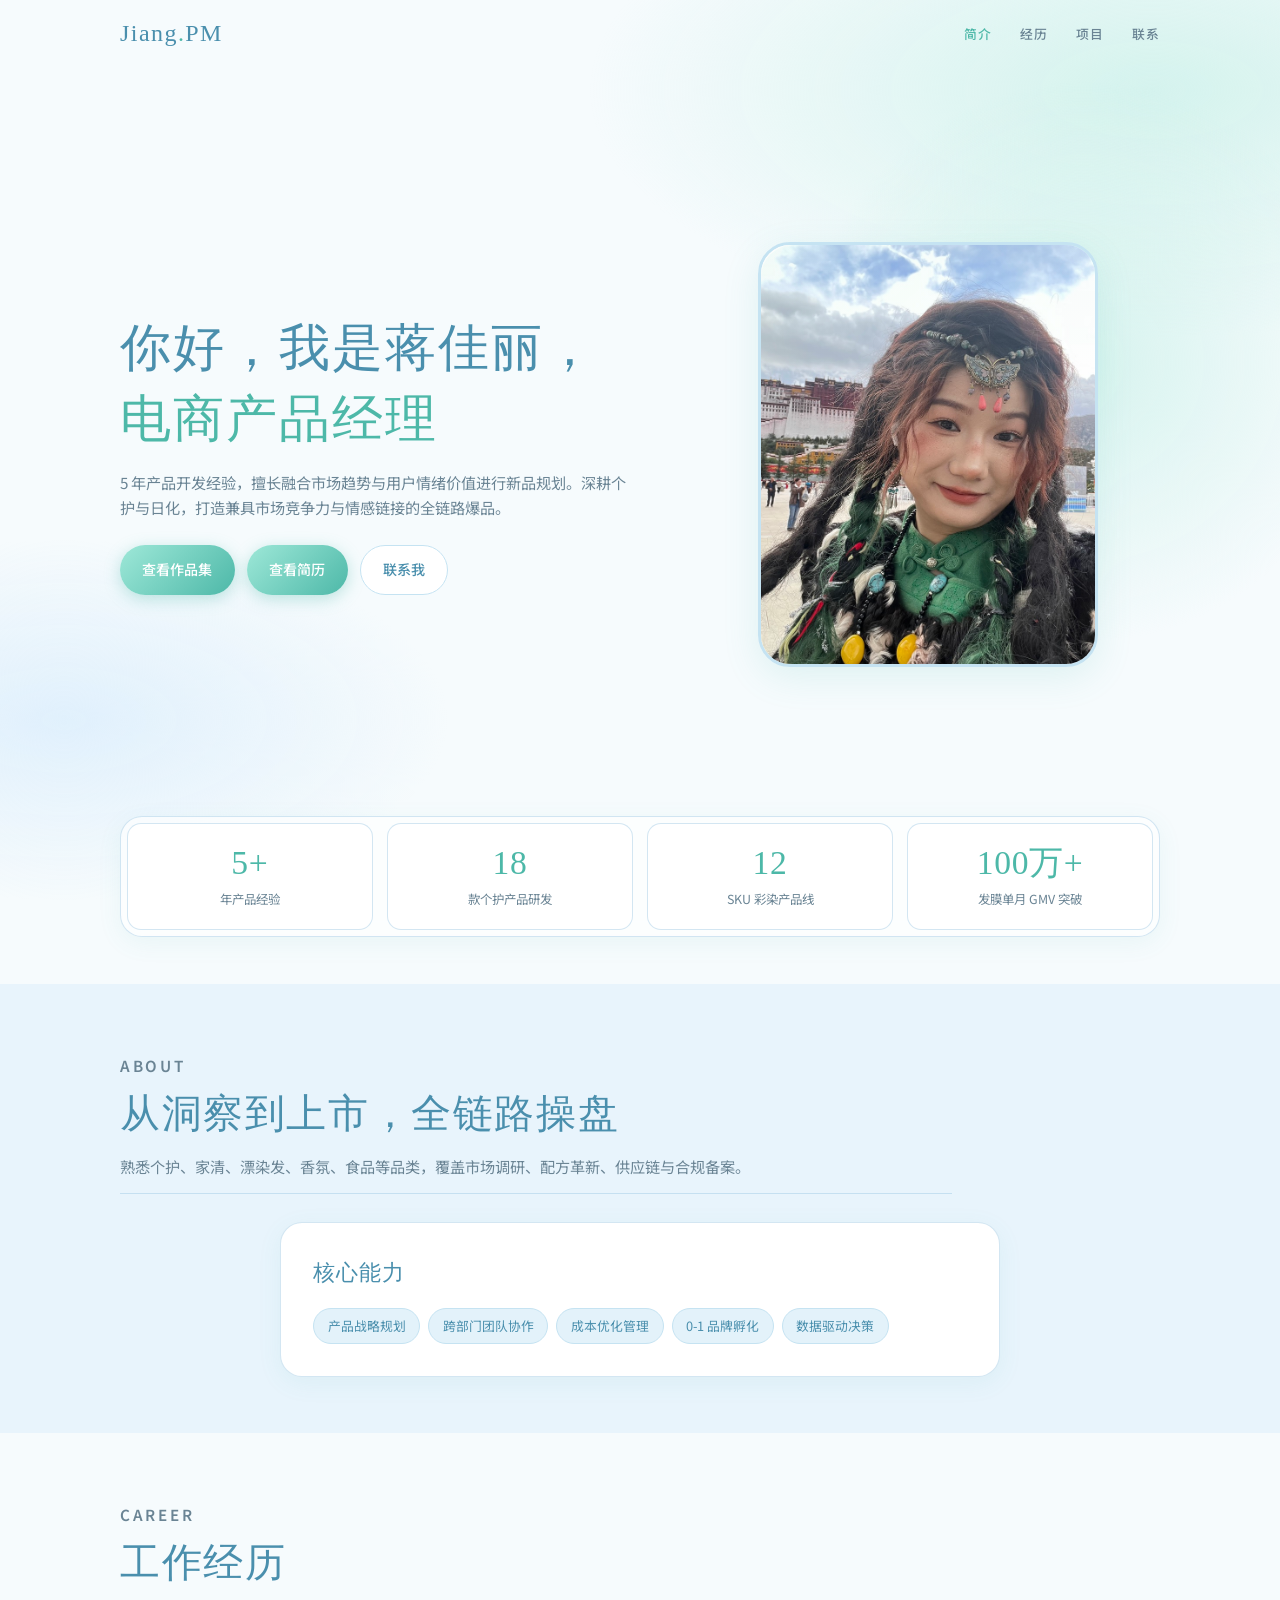
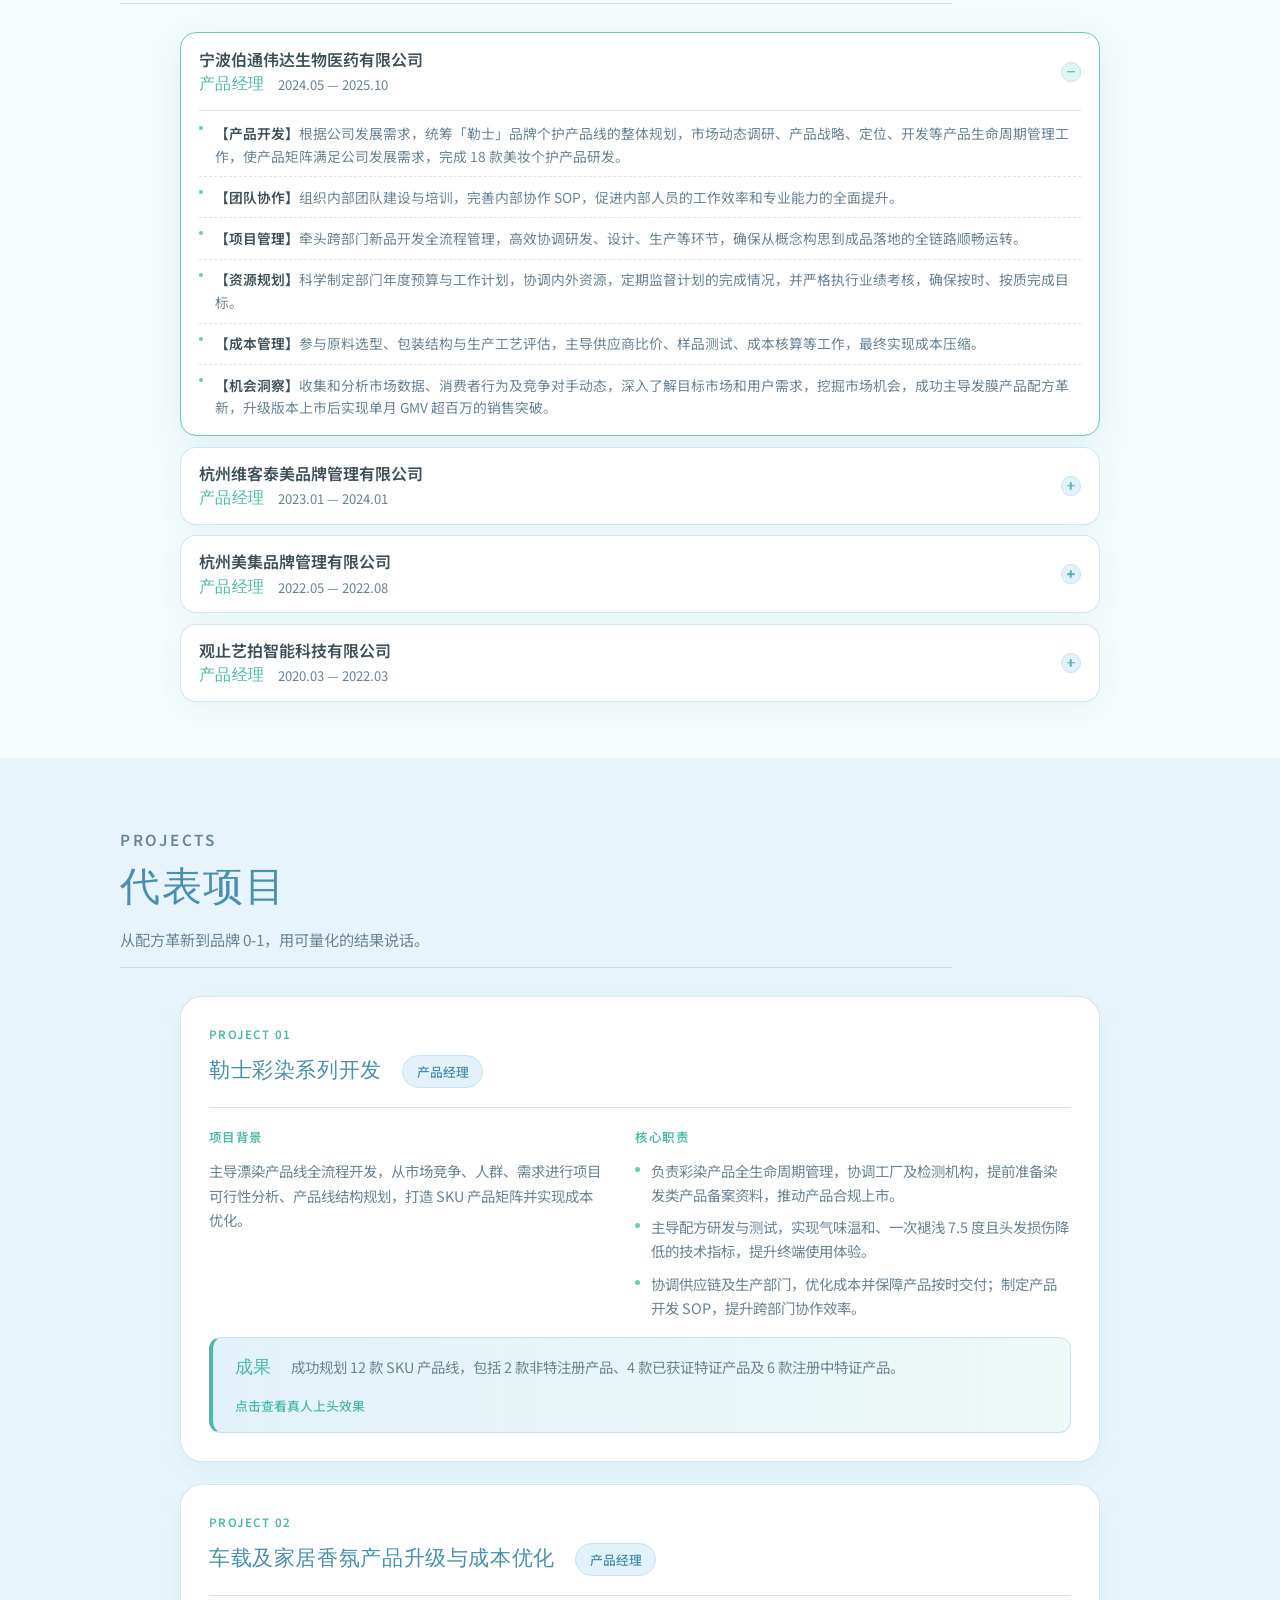
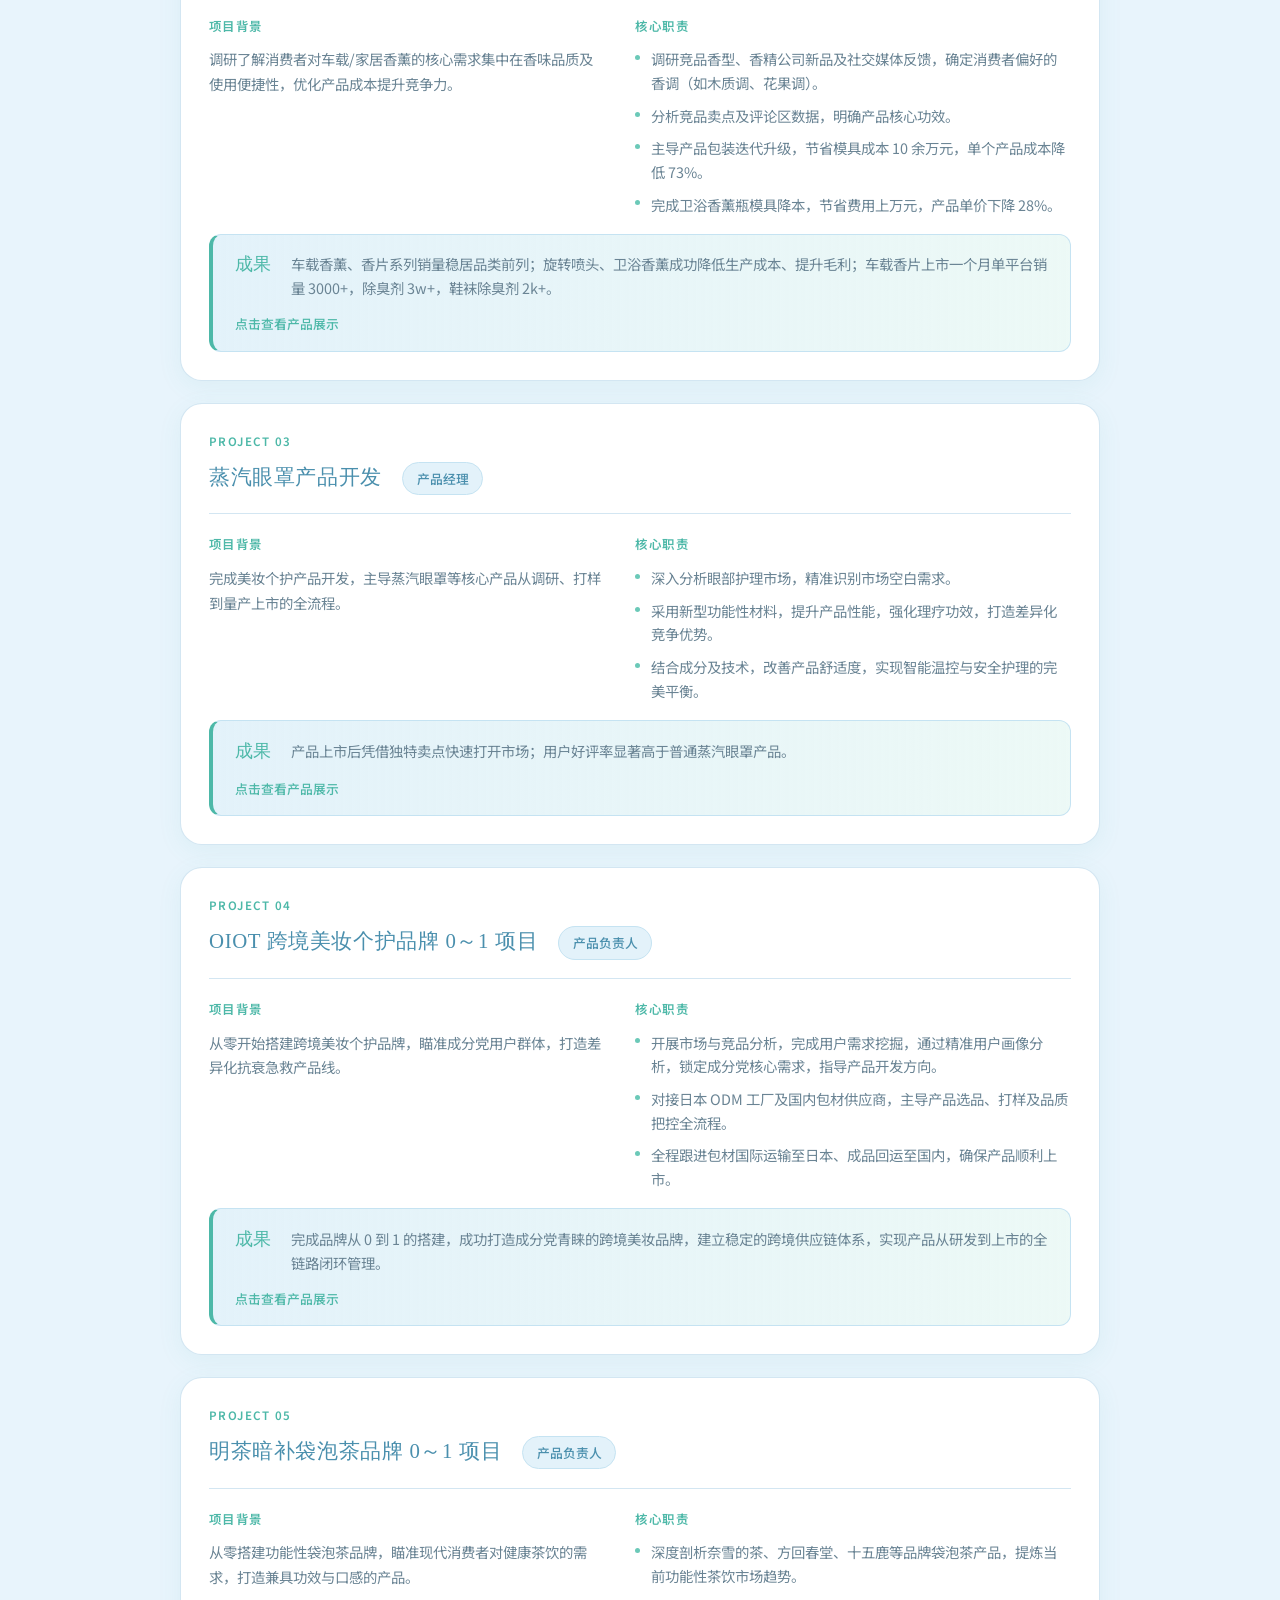
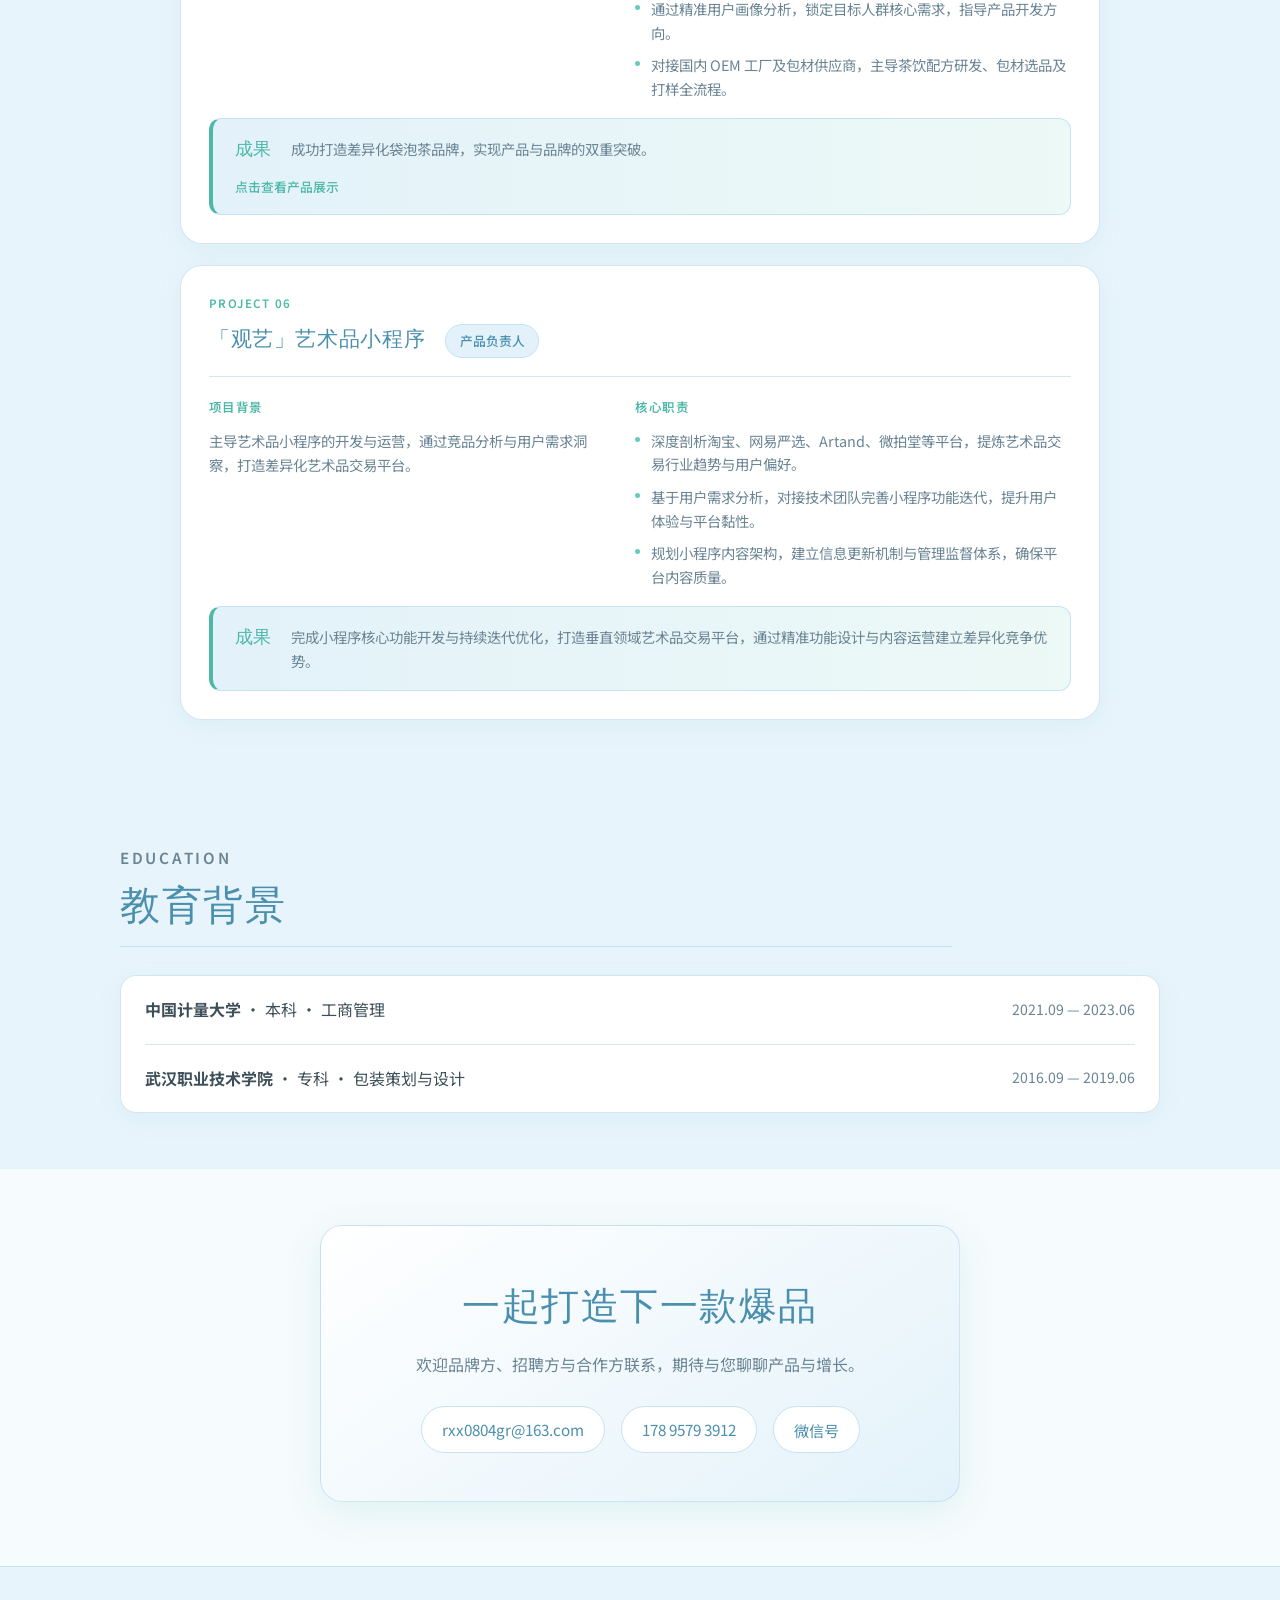
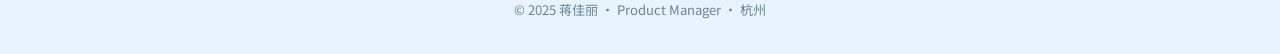
<file: index.html>
<!DOCTYPE html>
<html lang="zh-CN">
<head>
  <meta charset="UTF-8" />
  <meta name="viewport" content="width=device-width, initial-scale=1.0" />
  <meta name="description" content="蒋佳丽 — 产品经理，专注个护与日化爆品开发，5年全链路产品经验。" />
  <title>蒋佳丽 · 产品经理</title>
  <link rel="preconnect" href="https://fonts.googleapis.com" />
  <link rel="preconnect" href="https://fonts.gstatic.com" crossorigin />
  <link href="https://fonts.googleapis.com/css2?family=LXGW+WenKai&family=Noto+Sans+SC:wght@400;500;600&display=swap" rel="stylesheet" />
  <link rel="stylesheet" href="styles.css" />
</head>
<body>
  <header class="nav">
    <div class="nav-inner">
      <a href="#" class="logo">Jiang<span>.</span>PM</a>
      <button class="nav-toggle" type="button" aria-label="打开菜单">☰</button>
      <ul class="nav-links">
        <li><a href="#intro" class="active">简介</a></li>
        <li><a href="#experience">经历</a></li>
        <li><a href="#projects">项目</a></li>
        <li><a href="#contact">联系</a></li>
      </ul>
    </div>
  </header>

  <main>
    <section class="hero" id="intro">
      <div class="hero-glow" aria-hidden="true"></div>
      <div class="container hero-grid">
        <div class="hero-copy reveal">
          <h1>你好，我是蒋佳丽，<br /><em>电商产品经理</em></h1>
          <p class="hero-lead">
            5 年产品开发经验，擅长融合市场趋势与用户情绪价值进行新品规划。深耕个护与日化，打造兼具市场竞争力与情感链接的全链路爆品。
          </p>
          <div class="hero-actions">
            <a class="btn btn-primary" href="蒋佳丽作品集%202025.pdf" target="_blank" rel="noopener">查看作品集</a>
            <a class="btn btn-primary" href="resume.html">查看简历</a>
            <a class="btn btn-outline" href="#contact">联系我</a>
          </div>
        </div>
        <div class="hero-visual reveal">
          <div class="avatar-wrap">
            <img src="avatar.png" alt="蒋佳丽" width="340" height="425" />
            <div class="avatar-frame" aria-hidden="true"></div>
          </div>
        </div>
      </div>
    </section>

    <section class="stats" aria-label="关键数据">
      <div class="container stats-grid reveal">
        <div class="stat-card">
          <div class="stat-value">5+</div>
          <div class="stat-label">年产品经验</div>
        </div>
        <div class="stat-card">
          <div class="stat-value">18</div>
          <div class="stat-label">款个护产品研发</div>
        </div>
        <div class="stat-card">
          <div class="stat-value">12</div>
          <div class="stat-label">SKU 彩染产品线</div>
        </div>
        <div class="stat-card">
          <div class="stat-value">100万+</div>
          <div class="stat-label">发膜单月 GMV 突破</div>
        </div>
      </div>
    </section>

    <section class="section section--alt" id="about">
      <div class="container">
        <div class="section-header reveal">
          <p class="section-tag">About</p>
          <h2>从洞察到上市，全链路操盘</h2>
          <p>熟悉个护、家清、漂染发、香氛、食品等品类，覆盖市场调研、配方革新、供应链与合规备案。</p>
        </div>
        <div class="about-grid">
          <article class="about-card reveal">
            <h3>核心能力</h3>
            <div class="skill-tags">
              <span>产品战略规划</span>
              <span>跨部门团队协作</span>
              <span>成本优化管理</span>
              <span>0-1 品牌孵化</span>
              <span>数据驱动决策</span>
            </div>
          </article>
        </div>
      </div>
    </section>

    <section class="section" id="experience">
      <div class="container">
        <div class="section-header reveal">
          <p class="section-tag">Career</p>
          <h2>工作经历</h2>
        </div>
        <div class="timeline accordion">
          <article class="exp-item reveal is-open">
            <button type="button" class="exp-trigger" aria-expanded="true" aria-controls="exp-panel-1" id="exp-trigger-1">
              <span class="exp-trigger-text">
                <span class="exp-company">宁波伯通伟达生物医药有限公司</span>
                <span class="exp-meta">
                  <span class="exp-role">产品经理</span>
                  <span class="exp-date">2024.05 — 2025.10</span>
                </span>
              </span>
              <span class="exp-chevron" aria-hidden="true"></span>
            </button>
            <div class="exp-panel" id="exp-panel-1" role="region" aria-labelledby="exp-trigger-1">
              <div class="exp-panel-inner">
            <ul>
              <li><strong>【产品开发】</strong>根据公司发展需求，统筹「勒士」品牌个护产品线的整体规划，市场动态调研、产品战略、定位、开发等产品生命周期管理工作，使产品矩阵满足公司发展需求，完成 18 款美妆个护产品研发。</li>
              <li><strong>【团队协作】</strong>组织内部团队建设与培训，完善内部协作 SOP，促进内部人员的工作效率和专业能力的全面提升。</li>
              <li><strong>【项目管理】</strong>牵头跨部门新品开发全流程管理，高效协调研发、设计、生产等环节，确保从概念构思到成品落地的全链路顺畅运转。</li>
              <li><strong>【资源规划】</strong>科学制定部门年度预算与工作计划，协调内外资源，定期监督计划的完成情况，并严格执行业绩考核，确保按时、按质完成目标。</li>
              <li><strong>【成本管理】</strong>参与原料选型、包装结构与生产工艺评估，主导供应商比价、样品测试、成本核算等工作，最终实现成本压缩。</li>
              <li><strong>【机会洞察】</strong>收集和分析市场数据、消费者行为及竞争对手动态，深入了解目标市场和用户需求，挖掘市场机会，成功主导发膜产品配方革新，升级版本上市后实现单月 GMV 超百万的销售突破。</li>
            </ul>
              </div>
            </div>
          </article>

          <article class="exp-item reveal">
            <button type="button" class="exp-trigger" aria-expanded="false" aria-controls="exp-panel-2" id="exp-trigger-2">
              <span class="exp-trigger-text">
                <span class="exp-company">杭州维客泰美品牌管理有限公司</span>
                <span class="exp-meta">
                  <span class="exp-role">产品经理</span>
                  <span class="exp-date">2023.01 — 2024.01</span>
                </span>
              </span>
              <span class="exp-chevron" aria-hidden="true"></span>
            </button>
            <div class="exp-panel" id="exp-panel-2" role="region" aria-labelledby="exp-trigger-2">
              <div class="exp-panel-inner">
            <ul>
              <li><strong>【产品规划】</strong>主导车载/卫浴香薰产品线开发，基于市场调研确立「长效留香 + 便捷使用」核心卖点，精准切入车载与家居消费场景，推动完成产品矩阵布局、核心专利申报、ODM 供应商体系搭建等关键节点。</li>
              <li><strong>【市场洞察】</strong>定期开展消费者需求调研与竞品分析，建立产品需求数据库，指导新品开发方向与现有产品迭代。</li>
              <li><strong>【香型开发】</strong>主导品牌香型开发项目，基于品牌故事与目标人群分析完成香型方案提案，引进奇华顿/IFF/芬美意等顶级供应商并达成合作。</li>
              <li><strong>【配方革新】</strong>针对安全问题优化空气除臭剂配方体系，主导配方升级，产品上市后安全类客诉率降低至 0。</li>
              <li><strong>【成本优化】</strong>通过配方改良实现单件产品成本降低 0.3 元，在保证产品品质前提下完成成本管控目标。</li>
              <li><strong>【跨部门协作】</strong>统筹协调研发、生产、市场等部门资源，建立标准化产品开发流程，确保项目按时保质落地。</li>
            </ul>
              </div>
            </div>
          </article>

          <article class="exp-item reveal">
            <button type="button" class="exp-trigger" aria-expanded="false" aria-controls="exp-panel-3" id="exp-trigger-3">
              <span class="exp-trigger-text">
                <span class="exp-company">杭州美集品牌管理有限公司</span>
                <span class="exp-meta">
                  <span class="exp-role">产品经理</span>
                  <span class="exp-date">2022.05 — 2022.08</span>
                </span>
              </span>
              <span class="exp-chevron" aria-hidden="true"></span>
            </button>
            <div class="exp-panel" id="exp-panel-3" role="region" aria-labelledby="exp-trigger-3">
              <div class="exp-panel-inner">
            <ul>
              <li><strong>【产品开发】</strong>主导多款个护与美妆新品开发，覆盖清洁、护理、美容等多个品类，结合用户使用场景与需求，打造兼具实用性与体验感的产品组合。</li>
              <li><strong>【需求管理】</strong>通过深度竞品调研与 Z 世代消费行为研究，结合精准用户画像分析，挖掘消费者核心诉求，成功开发多款差异化创新产品，显著增强品类市场优势。</li>
              <li><strong>【供应商管理】</strong>负责国内 OEM/ODM 及包材供应商的全流程管理，严格把控选品评估、样品打样、成本优化、质量检测及功效验证，确保产品符合合规要求并顺利上市。</li>
              <li><strong>【成本管理】</strong>参与原料选型、包装结构与生产工艺评估，主导供应商比价、样品测试、成本核算等工作，最终实现成本压缩。</li>
            </ul>
              </div>
            </div>
          </article>

          <article class="exp-item reveal">
            <button type="button" class="exp-trigger" aria-expanded="false" aria-controls="exp-panel-4" id="exp-trigger-4">
              <span class="exp-trigger-text">
                <span class="exp-company">观止艺拍智能科技有限公司</span>
                <span class="exp-meta">
                  <span class="exp-role">产品经理</span>
                  <span class="exp-date">2020.03 — 2022.03</span>
                </span>
              </span>
              <span class="exp-chevron" aria-hidden="true"></span>
            </button>
            <div class="exp-panel" id="exp-panel-4" role="region" aria-labelledby="exp-trigger-4">
              <div class="exp-panel-inner">
            <ul>
              <li><strong>【智能开发】</strong>主导艺术拍卖小程序开发，应用智能推荐技术优化用户体验，通过迭代升级提升交互流畅度。</li>
              <li><strong>【产品开发】</strong>主导多品类产品从 0 到 1 孵化，完成跨境美妆品牌（OIOT）与功能性袋泡茶品牌（明茶暗补）的产品定位、配方/成分设计、包材选型及 ODM/OEM 工厂对接，推动产品合规上市并建立分销渠道。</li>
              <li><strong>【团队协作】</strong>组织内部团队建设与培训，完善内部协作 SOP，促进内部人员的工作效率和专业能力的全面提升。</li>
              <li><strong>【成本管理】</strong>参与原料选型、包装结构与生产工艺评估，主导供应商比价、样品测试、成本核算等工作，最终实现成本压缩。</li>
              <li><strong>【资源整合】</strong>统筹跨部门协作与市场推广，撰写产品需求文档（PRD），协调技术、设计与供应链资源推进项目落地；独立策划品牌文案与整合营销方案。</li>
            </ul>
              </div>
            </div>
          </article>
        </div>
      </div>
    </section>

    <section class="section section--alt" id="projects">
      <div class="container">
        <div class="section-header reveal">
          <p class="section-tag">Projects</p>
          <h2>代表项目</h2>
          <p>从配方革新到品牌 0-1，用可量化的结果说话。</p>
        </div>
        <div class="project-grid">
          <article class="project-card project-featured reveal">
            <header class="project-featured-head">
              <span class="project-num">PROJECT 01</span>
              <div class="project-title-row">
                <h3>勒士彩染系列开发</h3>
                <span class="project-role">产品经理</span>
              </div>
            </header>
            <div class="project-featured-grid">
              <div class="project-block">
                <h4 class="project-block-title">项目背景</h4>
                <p>主导漂染产品线全流程开发，从市场竞争、人群、需求进行项目可行性分析、产品线结构规划，打造 SKU 产品矩阵并实现成本优化。</p>
              </div>
              <div class="project-block">
                <h4 class="project-block-title">核心职责</h4>
                <ul class="project-duties">
                  <li>负责彩染产品全生命周期管理，协调工厂及检测机构，提前准备染发类产品备案资料，推动产品合规上市。</li>
                  <li>主导配方研发与测试，实现气味温和、一次褪浅 7.5 度且头发损伤降低的技术指标，提升终端使用体验。</li>
                  <li>协调供应链及生产部门，优化成本并保障产品按时交付；制定产品开发 SOP，提升跨部门协作效率。</li>
                </ul>
              </div>
            </div>
            <button type="button" class="project-result-banner" id="leshiResultBtn" aria-haspopup="dialog" aria-controls="leshiModal">
              <span class="project-result-label">成果</span>
              <p>成功规划 12 款 SKU 产品线，包括 2 款非特注册产品、4 款已获证特证产品及 6 款注册中特证产品。</p>
              <span class="project-result-hint">点击查看真人上头效果</span>
            </button>
          </article>

          <article class="project-card project-featured reveal">
            <header class="project-featured-head">
              <span class="project-num">PROJECT 02</span>
              <div class="project-title-row">
                <h3>车载及家居香氛产品升级与成本优化</h3>
                <span class="project-role">产品经理</span>
              </div>
            </header>
            <div class="project-featured-grid">
              <div class="project-block">
                <h4 class="project-block-title">项目背景</h4>
                <p>调研了解消费者对车载/家居香薰的核心需求集中在香味品质及使用便捷性，优化产品成本提升竞争力。</p>
              </div>
              <div class="project-block">
                <h4 class="project-block-title">核心职责</h4>
                <ul class="project-duties">
                  <li>调研竞品香型、香精公司新品及社交媒体反馈，确定消费者偏好的香调（如木质调、花果调）。</li>
                  <li>分析竞品卖点及评论区数据，明确产品核心功效。</li>
                  <li>主导产品包装迭代升级，节省模具成本 10 余万元，单个产品成本降低 73%。</li>
                  <li>完成卫浴香薰瓶模具降本，节省费用上万元，产品单价下降 28%。</li>
                </ul>
              </div>
            </div>
            <button type="button" class="project-result-banner" id="xiangfenResultBtn" aria-haspopup="dialog" aria-controls="xiangfenModal">
              <span class="project-result-label">成果</span>
              <p>车载香薰、香片系列销量稳居品类前列；旋转喷头、卫浴香薰成功降低生产成本、提升毛利；车载香片上市一个月单平台销量 3000+，除臭剂 3w+，鞋袜除臭剂 2k+。</p>
              <span class="project-result-hint">点击查看产品展示</span>
            </button>
          </article>

          <article class="project-card project-featured reveal">
            <header class="project-featured-head">
              <span class="project-num">PROJECT 03</span>
              <div class="project-title-row">
                <h3>蒸汽眼罩产品开发</h3>
                <span class="project-role">产品经理</span>
              </div>
            </header>
            <div class="project-featured-grid">
              <div class="project-block">
                <h4 class="project-block-title">项目背景</h4>
                <p>完成美妆个护产品开发，主导蒸汽眼罩等核心产品从调研、打样到量产上市的全流程。</p>
              </div>
              <div class="project-block">
                <h4 class="project-block-title">核心职责</h4>
                <ul class="project-duties">
                  <li>深入分析眼部护理市场，精准识别市场空白需求。</li>
                  <li>采用新型功能性材料，提升产品性能，强化理疗功效，打造差异化竞争优势。</li>
                  <li>结合成分及技术，改善产品舒适度，实现智能温控与安全护理的完美平衡。</li>
                </ul>
              </div>
            </div>
            <button type="button" class="project-result-banner" id="eyemaskResultBtn" aria-haspopup="dialog" aria-controls="eyemaskModal">
              <span class="project-result-label">成果</span>
              <p>产品上市后凭借独特卖点快速打开市场；用户好评率显著高于普通蒸汽眼罩产品。</p>
              <span class="project-result-hint">点击查看产品展示</span>
            </button>
          </article>

          <article class="project-card project-featured reveal">
            <header class="project-featured-head">
              <span class="project-num">PROJECT 04</span>
              <div class="project-title-row">
                <h3>OIOT 跨境美妆个护品牌 0～1 项目</h3>
                <span class="project-role">产品负责人</span>
              </div>
            </header>
            <div class="project-featured-grid">
              <div class="project-block">
                <h4 class="project-block-title">项目背景</h4>
                <p>从零开始搭建跨境美妆个护品牌，瞄准成分党用户群体，打造差异化抗衰急救产品线。</p>
              </div>
              <div class="project-block">
                <h4 class="project-block-title">核心职责</h4>
                <ul class="project-duties">
                  <li>开展市场与竞品分析，完成用户需求挖掘，通过精准用户画像分析，锁定成分党核心需求，指导产品开发方向。</li>
                  <li>对接日本 ODM 工厂及国内包材供应商，主导产品选品、打样及品质把控全流程。</li>
                  <li>全程跟进包材国际运输至日本、成品回运至国内，确保产品顺利上市。</li>
                </ul>
              </div>
            </div>
            <button type="button" class="project-result-banner" id="oiotResultBtn" aria-haspopup="dialog" aria-controls="oiotModal">
              <span class="project-result-label">成果</span>
              <p>完成品牌从 0 到 1 的搭建，成功打造成分党青睐的跨境美妆品牌，建立稳定的跨境供应链体系，实现产品从研发到上市的全链路闭环管理。</p>
              <span class="project-result-hint">点击查看产品展示</span>
            </button>
          </article>

          <article class="project-card project-featured reveal">
            <header class="project-featured-head">
              <span class="project-num">PROJECT 05</span>
              <div class="project-title-row">
                <h3>明茶暗补袋泡茶品牌 0～1 项目</h3>
                <span class="project-role">产品负责人</span>
              </div>
            </header>
            <div class="project-featured-grid">
              <div class="project-block">
                <h4 class="project-block-title">项目背景</h4>
                <p>从零搭建功能性袋泡茶品牌，瞄准现代消费者对健康茶饮的需求，打造兼具功效与口感的产品。</p>
              </div>
              <div class="project-block">
                <h4 class="project-block-title">核心职责</h4>
                <ul class="project-duties">
                  <li>深度剖析奈雪的茶、方回春堂、十五鹿等品牌袋泡茶产品，提炼当前功能性茶饮市场趋势。</li>
                  <li>通过精准用户画像分析，锁定目标人群核心需求，指导产品开发方向。</li>
                  <li>对接国内 OEM 工厂及包材供应商，主导茶饮配方研发、包材选品及打样全流程。</li>
                </ul>
              </div>
            </div>
            <button type="button" class="project-result-banner" id="mingchaResultBtn" aria-haspopup="dialog" aria-controls="mingchaModal">
              <span class="project-result-label">成果</span>
              <p>成功打造差异化袋泡茶品牌，实现产品与品牌的双重突破。</p>
              <span class="project-result-hint">点击查看产品展示</span>
            </button>
          </article>

          <article class="project-card project-featured reveal">
            <header class="project-featured-head">
              <span class="project-num">PROJECT 06</span>
              <div class="project-title-row">
                <h3>「观艺」艺术品小程序</h3>
                <span class="project-role">产品负责人</span>
              </div>
            </header>
            <div class="project-featured-grid">
              <div class="project-block">
                <h4 class="project-block-title">项目背景</h4>
                <p>主导艺术品小程序的开发与运营，通过竞品分析与用户需求洞察，打造差异化艺术品交易平台。</p>
              </div>
              <div class="project-block">
                <h4 class="project-block-title">核心职责</h4>
                <ul class="project-duties">
                  <li>深度剖析淘宝、网易严选、Artand、微拍堂等平台，提炼艺术品交易行业趋势与用户偏好。</li>
                  <li>基于用户需求分析，对接技术团队完善小程序功能迭代，提升用户体验与平台黏性。</li>
                  <li>规划小程序内容架构，建立信息更新机制与管理监督体系，确保平台内容质量。</li>
                </ul>
              </div>
            </div>
            <div class="project-result-banner project-result-banner--static">
              <span class="project-result-label">成果</span>
              <p>完成小程序核心功能开发与持续迭代优化，打造垂直领域艺术品交易平台，通过精准功能设计与内容运营建立差异化竞争优势。</p>
            </div>
          </article>
        </div>
      </div>
    </section>

    <section class="section section--alt" id="education">
      <div class="container">
        <div class="section-header reveal">
          <p class="section-tag">Education</p>
          <h2>教育背景</h2>
        </div>
        <div class="edu-list reveal">
          <div class="edu-item">
            <div><strong>中国计量大学</strong> · 本科 · 工商管理</div>
            <span>2021.09 — 2023.06</span>
          </div>
          <div class="edu-item">
            <div><strong>武汉职业技术学院</strong> · 专科 · 包装策划与设计</div>
            <span>2016.09 — 2019.06</span>
          </div>
        </div>
      </div>
    </section>

    <section class="section contact" id="contact">
      <div class="container">
        <div class="contact-box reveal">
          <h2>一起打造下一款爆品</h2>
          <p>欢迎品牌方、招聘方与合作方联系，期待与您聊聊产品与增长。</p>
          <div class="contact-links">
            <a href="mailto:rxx0804gr@163.com">rxx0804gr@163.com</a>
            <a href="tel:17895793912">178 9579 3912</a>
            <button type="button" class="wechat-toggle" id="wechatToggle" aria-expanded="false" aria-controls="wechatPanel">
              微信号
            </button>
          </div>
          <div class="wechat-panel" id="wechatPanel" hidden>
            <img src="wechat-qr.png" alt="微信二维码，扫码添加好友" width="280" height="280" />
            <p>扫一扫，添加我为朋友</p>
          </div>
        </div>
      </div>
    </section>
  </main>

  <div class="project-modal" id="leshiModal" role="dialog" aria-modal="true" aria-labelledby="leshiModalTitle" hidden>
    <div class="project-modal-backdrop" data-close></div>
    <div class="project-modal-panel">
      <button type="button" class="project-modal-close" data-close aria-label="关闭">×</button>
      <header class="project-modal-header">
        <p class="project-modal-tag">PROJECT 01</p>
        <h3 id="leshiModalTitle">开发的染发膏真人上头效果</h3>
      </header>
      <div class="project-modal-body">
        <img src="leshi-dye-showcase.png" alt="勒士彩染系列：脏橘、黑加仑紫、北极星绿、漂膏、榛果灰棕等真人漂染前后对比" width="1200" />
      </div>
    </div>
  </div>

  <div class="project-modal" id="eyemaskModal" role="dialog" aria-modal="true" aria-labelledby="eyemaskModalTitle" hidden>
    <div class="project-modal-backdrop" data-close></div>
    <div class="project-modal-panel">
      <button type="button" class="project-modal-close" data-close aria-label="关闭">×</button>
      <header class="project-modal-header">
        <p class="project-modal-tag">PROJECT 03</p>
        <h3 id="eyemaskModalTitle">42°C 蒸汽眼罩 · 产品包装</h3>
      </header>
      <div class="project-modal-body">
        <img src="project03-steam-eyemask.png" alt="石川秀 42°C 蒸汽眼罩产品包装展示" width="1200" />
      </div>
    </div>
  </div>

  <div class="project-modal" id="xiangfenModal" role="dialog" aria-modal="true" aria-labelledby="xiangfenModalTitle" hidden>
    <div class="project-modal-backdrop" data-close></div>
    <div class="project-modal-panel project-modal-panel--wide">
      <button type="button" class="project-modal-close" data-close aria-label="关闭">×</button>
      <header class="project-modal-header">
        <p class="project-modal-tag">PROJECT 02</p>
        <h3 id="xiangfenModalTitle">产品集 · 车载及家居香氛</h3>
      </header>
      <div class="project-modal-body project-modal-gallery">
        <figure>
          <figcaption>维克泰美车品系列</figcaption>
          <img src="project02-weiketai.png" alt="维克泰美车品系列：车载植萃净味香薰、除臭喷雾等" loading="lazy" />
        </figure>
        <figure>
          <figcaption>固特威车品香片系列</figcaption>
          <img src="project02-gutewei-cards.png" alt="固特威车品香片系列：小黄鸭联名植物香氛片、植物香氛片" loading="lazy" />
        </figure>
        <figure>
          <figcaption>九品空气家居系列</figcaption>
          <img src="project02-nineair.png" alt="九品空气家居系列：净味香氛、植物香氛片、擦鞋湿巾" loading="lazy" />
        </figure>
      </div>
    </div>
  </div>

  <div class="project-modal" id="mingchaModal" role="dialog" aria-modal="true" aria-labelledby="mingchaModalTitle" hidden>
    <div class="project-modal-backdrop" data-close></div>
    <div class="project-modal-panel">
      <button type="button" class="project-modal-close" data-close aria-label="关闭">×</button>
      <header class="project-modal-header">
        <p class="project-modal-tag">PROJECT 05</p>
        <h3 id="mingchaModalTitle">明茶暗补 · 功能性袋泡茶包装</h3>
      </header>
      <div class="project-modal-body">
        <img src="project05-mingcha.png" alt="明茶暗补袋泡茶：美颜特效养颜茶、灭绝湿态祛湿茶包装" width="1200" />
      </div>
    </div>
  </div>

  <div class="project-modal" id="oiotModal" role="dialog" aria-modal="true" aria-labelledby="oiotModalTitle" hidden>
    <div class="project-modal-backdrop" data-close></div>
    <div class="project-modal-panel">
      <button type="button" class="project-modal-close" data-close aria-label="关闭">×</button>
      <header class="project-modal-header">
        <p class="project-modal-tag">PROJECT 04</p>
        <h3 id="oiotModalTitle">oiot 产品</h3>
      </header>
      <div class="project-modal-body">
        <img src="oiot-products-showcase.png" alt="OIOT 跨境美妆产品：唇膜、素颜霜、定妆喷雾、睡眠面膜" width="1200" />
      </div>
    </div>
  </div>

  <footer class="footer">
    <div class="container">© 2025 蒋佳丽 · Product Manager · 杭州</div>
  </footer>

  <script src="main.js"></script>
</body>
</html>
</file>
<file: styles.css>
:root {
  --bg: #f6fbfd;
  --bg-soft: #e8f4fc;
  --bg-card: #ffffff;
  --bg-elevated: rgba(246, 251, 253, 0.92);
  --text: #3d4f58;
  --text-muted: #6a8494;
  --mint: #9ee8d8;
  --mint-deep: #4db8a8;
  --mint-mid: #6bc9b8;
  --blue-soft: #e3f2fa;
  --blue-muted: #c5e3f2;
  --blue-deep: #4a8fad;
  --pink: var(--mint-mid);
  --pink-deep: var(--blue-deep);
  --pink-soft: var(--blue-soft);
  --pink-muted: var(--blue-muted);
  --rose: var(--blue-deep);
  --border: rgba(140, 190, 220, 0.38);
  --shadow: 0 6px 24px rgba(77, 184, 168, 0.08);
  --shadow-hover: 0 10px 36px rgba(77, 184, 168, 0.14);
  --radius: 16px;
  --radius-lg: 22px;
  --nav-h: 68px;
  --container: min(1040px, 90vw);
  --section-py: clamp(2.5rem, 5vw, 3.5rem);
  --font-script: "LXGW WenKai", "KaiTi", "STKaiti", "PingFang SC", serif;
  --font-sans: "Noto Sans SC", "PingFang SC", "Hiragino Sans GB", "Microsoft YaHei", sans-serif;
}

*,
*::before,
*::after {
  box-sizing: border-box;
  margin: 0;
  padding: 0;
}

html {
  scroll-behavior: smooth;
  scroll-padding-top: calc(var(--nav-h) + 16px);
}

body {
  font-family: var(--font-sans);
  background: var(--bg);
  color: var(--text);
  line-height: 1.7;
  overflow-x: hidden;
  -webkit-font-smoothing: antialiased;
}

main {
  display: block;
}

section[id] {
  scroll-margin-top: calc(var(--nav-h) + 16px);
}

body::before {
  content: "";
  position: fixed;
  inset: 0;
  background:
    radial-gradient(ellipse 80% 50% at 90% 10%, rgba(201, 240, 232, 0.75) 0%, transparent 55%),
    radial-gradient(ellipse 60% 40% at 5% 80%, rgba(220, 238, 252, 0.85) 0%, transparent 50%);
  pointer-events: none;
  z-index: -1;
}

a {
  color: inherit;
  text-decoration: none;
}

img {
  max-width: 100%;
  display: block;
}

.container {
  width: var(--container);
  margin: 0 auto;
}

/* Nav */
.nav {
  position: fixed;
  top: 0;
  left: 0;
  right: 0;
  z-index: 100;
  height: var(--nav-h);
  display: flex;
  align-items: center;
  border-bottom: 1px solid transparent;
  transition: background 0.3s, border-color 0.3s, box-shadow 0.3s;
}

.nav.scrolled {
  background: var(--bg-elevated);
  backdrop-filter: blur(14px);
  border-color: var(--border);
  box-shadow: var(--shadow);
}

.nav-inner {
  display: flex;
  align-items: center;
  justify-content: space-between;
  width: var(--container);
  margin: 0 auto;
}

.logo {
  font-family: var(--font-script);
  font-size: 1.5rem;
  font-weight: 400;
  color: var(--blue-deep);
  letter-spacing: 0.06em;
}

.logo span {
  color: var(--mint-deep);
}

.nav-links {
  display: flex;
  gap: 1.75rem;
  list-style: none;
  font-size: 0.8rem;
  font-weight: 500;
  letter-spacing: 0.08em;
}

.nav-links a {
  color: var(--text-muted);
  transition: color 0.2s;
}

.nav-links a:hover,
.nav-links a.active {
  color: var(--mint-deep);
}

.nav-toggle {
  display: none;
  background: none;
  border: none;
  color: var(--blue-deep);
  font-size: 1.5rem;
  cursor: pointer;
}

/* Hero */
.hero {
  min-height: calc(100vh - var(--nav-h));
  min-height: calc(100dvh - var(--nav-h));
  padding: calc(var(--nav-h) + 1.75rem) 0 1.25rem;
  position: relative;
  display: flex;
  align-items: center;
}

.hero-glow {
  position: absolute;
  top: 5%;
  right: -5%;
  width: 50vw;
  height: 50vw;
  max-width: 520px;
  background: radial-gradient(circle, rgba(201, 240, 232, 0.7) 0%, transparent 68%);
  pointer-events: none;
}

.hero-grid {
  display: grid;
  grid-template-columns: 1.05fr 0.95fr;
  gap: clamp(2rem, 5vw, 4rem);
  align-items: center;
}

.hero h1 {
  font-family: var(--font-script);
  font-size: clamp(2.2rem, 5vw, 3.2rem);
  font-weight: 400;
  line-height: 1.35;
  margin-bottom: 1rem;
  color: var(--pink-deep);
  letter-spacing: 0.04em;
}

.hero h1 em {
  font-style: normal;
  color: var(--mint-deep);
  display: block;
  margin-top: 0.15rem;
}

.hero-lead {
  font-size: 0.95rem;
  color: var(--text-muted);
  max-width: 34rem;
  margin-bottom: 1.5rem;
}

.hero-actions {
  display: flex;
  flex-wrap: wrap;
  gap: 0.75rem;
}

.btn {
  display: inline-flex;
  align-items: center;
  gap: 0.4rem;
  padding: 0.75rem 1.4rem;
  border-radius: 999px;
  font-size: 0.88rem;
  font-weight: 500;
  font-family: var(--font-sans);
  transition: transform 0.2s, background 0.2s, border-color 0.2s, box-shadow 0.2s;
}

.btn:hover {
  transform: translateY(-2px);
}

.btn-primary {
  background: linear-gradient(135deg, var(--mint) 0%, var(--mint-deep) 100%);
  color: #fff;
  box-shadow: 0 4px 16px rgba(77, 184, 168, 0.35);
}

.btn-primary:hover {
  box-shadow: 0 6px 22px rgba(77, 184, 168, 0.45);
}

.btn-outline {
  border: 1.5px solid var(--pink-muted);
  color: var(--rose);
  background: var(--bg-card);
}

.btn-outline:hover {
  border-color: var(--mint-mid);
  background: var(--blue-soft);
}

.hero-visual {
  position: relative;
  display: flex;
  justify-content: center;
}

.avatar-wrap {
  position: relative;
  width: min(340px, 80vw);
  aspect-ratio: 4/5;
  border-radius: calc(var(--radius) * 2);
  overflow: hidden;
  border: 3px solid var(--pink-muted);
  box-shadow: var(--shadow-hover);
}

.avatar-wrap img {
  width: 100%;
  height: 100%;
  object-fit: cover;
  object-position: 58% 18%;
}

.avatar-frame {
  position: absolute;
  inset: 0;
  border-radius: inherit;
  background: linear-gradient(160deg, rgba(201, 240, 232, 0.2) 0%, transparent 45%);
  pointer-events: none;
}

/* Stats */
.stats {
  padding: 0 0 calc(var(--section-py) * 0.85);
  margin-top: -1rem;
  position: relative;
  z-index: 2;
}

.stats-grid {
  display: grid;
  grid-template-columns: repeat(4, 1fr);
  gap: 0.85rem;
  padding: 0.35rem;
  background: rgba(255, 255, 255, 0.65);
  backdrop-filter: blur(10px);
  border: 1px solid var(--border);
  border-radius: var(--radius-lg);
  box-shadow: var(--shadow);
}

.stat-card {
  background: var(--bg-card);
  border: 1px solid var(--border);
  border-radius: calc(var(--radius) - 2px);
  padding: 1.2rem 1rem;
  text-align: center;
  transition: transform 0.25s, box-shadow 0.25s;
}

.stat-card:hover {
  transform: translateY(-3px);
  box-shadow: var(--shadow-hover);
}

.stat-value {
  font-family: var(--font-script);
  font-size: 2.1rem;
  color: var(--mint-deep);
  line-height: 1.2;
  letter-spacing: 0.02em;
}

.stat-label {
  font-size: 0.78rem;
  color: var(--text-muted);
  margin-top: 0.35rem;
}

/* Sections */
.section {
  padding: var(--section-py) 0;
}

.section--alt {
  background: var(--bg-soft);
}

.section-header {
  margin-bottom: clamp(1.25rem, 3vw, 1.75rem);
  padding-bottom: 0.85rem;
  border-bottom: 1px solid var(--border);
  max-width: 52rem;
}

.section-tag {
  font-family: var(--font-sans);
  font-size: 0.72rem;
  font-weight: 600;
  letter-spacing: 0.18em;
  text-transform: uppercase;
  color: var(--mint-deep);
  margin-bottom: 0.5rem;
}

.section-header h2 {
  font-family: var(--font-script);
  font-size: clamp(1.85rem, 3.2vw, 2.5rem);
  font-weight: 400;
  color: var(--pink-deep);
  line-height: 1.35;
  letter-spacing: 0.04em;
}

.section-header p {
  color: var(--text-muted);
  margin-top: 0.75rem;
  max-width: 40rem;
  font-size: 0.95rem;
  line-height: 1.75;
}

/* About */
.about-grid {
  display: grid;
  grid-template-columns: 1fr;
  gap: 2rem;
  max-width: 720px;
  margin: 0 auto;
}

.about-card {
  background: var(--bg-card);
  border: 1px solid var(--border);
  border-radius: var(--radius-lg);
  padding: clamp(1.5rem, 3vw, 2rem);
  box-shadow: var(--shadow);
}

.about-card h3 {
  font-family: var(--font-script);
  font-size: 1.35rem;
  font-weight: 400;
  margin-bottom: 1rem;
  color: var(--pink-deep);
  letter-spacing: 0.04em;
}

.skill-tags {
  display: flex;
  flex-wrap: wrap;
  gap: 0.5rem;
}

.skill-tags span {
  font-size: 0.8rem;
  padding: 0.4rem 0.85rem;
  border-radius: 999px;
  background: var(--blue-soft);
  border: 1px solid var(--blue-muted);
  color: var(--blue-deep);
}

/* Timeline accordion */
.timeline.accordion {
  display: flex;
  flex-direction: column;
  gap: 0.65rem;
  max-width: 920px;
  margin: 0 auto;
}

.exp-item {
  background: var(--bg-card);
  border: 1px solid var(--border);
  border-radius: var(--radius);
  box-shadow: var(--shadow);
  overflow: hidden;
  transition: border-color 0.2s, box-shadow 0.2s;
}

.exp-item.is-open {
  border-color: var(--mint-mid);
  box-shadow: var(--shadow-hover);
}

.exp-trigger {
  width: 100%;
  display: flex;
  align-items: center;
  justify-content: space-between;
  gap: 1rem;
  padding: 0.9rem 1.1rem;
  border: none;
  background: transparent;
  cursor: pointer;
  text-align: left;
  font-family: inherit;
  transition: background 0.2s;
}

.exp-trigger:hover {
  background: var(--blue-soft);
}

.exp-trigger-text {
  display: flex;
  flex-direction: column;
  gap: 0.25rem;
  min-width: 0;
}

.exp-company {
  font-size: 1rem;
  font-weight: 600;
  color: var(--text);
  line-height: 1.4;
}

.exp-meta {
  display: flex;
  flex-wrap: wrap;
  align-items: center;
  gap: 0.35rem 0.85rem;
  font-size: 0.82rem;
}

.exp-role {
  font-family: var(--font-script);
  font-size: 1rem;
  color: var(--mint-deep);
  letter-spacing: 0.03em;
}

.exp-date {
  color: var(--text-muted);
}

.exp-chevron {
  flex-shrink: 0;
  width: 1.25rem;
  height: 1.25rem;
  border-radius: 50%;
  background: var(--blue-soft);
  border: 1px solid var(--blue-muted);
  position: relative;
  transition: transform 0.25s ease, background 0.2s;
}

.exp-chevron::before,
.exp-chevron::after {
  content: "";
  position: absolute;
  left: 50%;
  top: 50%;
  width: 8px;
  height: 1.5px;
  background: var(--mint-deep);
  border-radius: 1px;
  transform: translate(-50%, -50%);
}

.exp-chevron::after {
  transform: translate(-50%, -50%) rotate(90deg);
  transition: transform 0.25s ease;
}

.exp-item.is-open .exp-chevron {
  background: rgba(158, 232, 216, 0.35);
}

.exp-item.is-open .exp-chevron::after {
  transform: translate(-50%, -50%) rotate(0deg);
  opacity: 0;
}

.exp-panel {
  display: grid;
  grid-template-rows: 0fr;
  transition: grid-template-rows 0.28s ease;
}

.exp-item.is-open .exp-panel {
  grid-template-rows: 1fr;
}

.exp-panel-inner {
  overflow: hidden;
  padding: 0 1.1rem;
}

.exp-item.is-open .exp-panel-inner {
  padding-bottom: 1rem;
}

.exp-panel ul {
  list-style: none;
  padding-top: 0.15rem;
  border-top: 1px solid var(--border);
}

.exp-panel li {
  position: relative;
  padding: 0.55rem 0 0.55rem 1rem;
  color: var(--text-muted);
  font-size: 0.86rem;
  line-height: 1.65;
  border-bottom: 1px dashed rgba(140, 190, 220, 0.35);
}

.exp-panel li:last-child {
  border-bottom: none;
  padding-bottom: 0;
}

.exp-panel li::before {
  content: "";
  position: absolute;
  left: 0;
  top: 0.95em;
  width: 4px;
  height: 4px;
  background: var(--mint-mid);
  border-radius: 50%;
}

.exp-panel li strong {
  color: var(--text);
  font-weight: 600;
}

/* Projects */
.project-grid {
  display: flex;
  flex-direction: column;
  gap: clamp(1rem, 2.5vw, 1.35rem);
  max-width: 920px;
  margin: 0 auto;
}

.project-card {
  background: var(--bg-card);
  border: 1px solid var(--border);
  border-radius: var(--radius-lg);
  padding: 1.75rem;
  display: flex;
  flex-direction: column;
  gap: 0.75rem;
  box-shadow: var(--shadow);
  transition: border-color 0.25s, box-shadow 0.25s;
}

.project-card:hover {
  border-color: var(--blue-muted);
  box-shadow: var(--shadow-hover);
}

.project-card.project-featured {
  padding: clamp(1.25rem, 2.5vw, 1.75rem);
  gap: 1.1rem;
}

.project-featured-head {
  display: flex;
  flex-direction: column;
  gap: 0.65rem;
  padding-bottom: 1.15rem;
  border-bottom: 1px solid var(--border);
  margin-bottom: 0.15rem;
}

.project-title-row {
  display: flex;
  flex-wrap: wrap;
  align-items: baseline;
  gap: 0.75rem 1.25rem;
}

.project-title-row h3 {
  margin: 0;
  font-size: clamp(1.5rem, 2.5vw, 1.85rem);
}

.project-role {
  font-family: var(--font-sans);
  font-size: 0.8rem;
  font-weight: 500;
  padding: 0.3rem 0.85rem;
  border-radius: 999px;
  background: var(--blue-soft);
  border: 1px solid var(--blue-muted);
  color: var(--blue-deep);
}

.project-featured-grid {
  display: grid;
  grid-template-columns: minmax(0, 0.95fr) minmax(0, 1.05fr);
  gap: clamp(1.25rem, 3vw, 2rem);
  align-items: start;
}

.project-block-title {
  font-family: var(--font-sans);
  font-size: 0.78rem;
  font-weight: 600;
  letter-spacing: 0.12em;
  text-transform: uppercase;
  color: var(--mint-deep);
  margin-bottom: 0.65rem;
}

.project-block p {
  margin: 0;
  line-height: 1.7;
}

.project-duties {
  list-style: none;
  display: flex;
  flex-direction: column;
  gap: 0.55rem;
}

.project-duties li {
  position: relative;
  padding-left: 1rem;
  font-size: 0.9rem;
  color: var(--text-muted);
  line-height: 1.65;
}

.project-duties li::before {
  content: "";
  position: absolute;
  left: 0;
  top: 0.55em;
  width: 5px;
  height: 5px;
  border-radius: 50%;
  background: var(--mint-mid);
}

.project-result-banner {
  display: flex;
  flex-wrap: wrap;
  align-items: flex-start;
  gap: 0.75rem 1.25rem;
  width: 100%;
  text-align: left;
  padding: 1.1rem 1.35rem;
  background: linear-gradient(90deg, var(--blue-soft) 0%, rgba(224, 245, 240, 0.6) 100%);
  border-radius: 12px;
  border: 1px solid var(--blue-muted);
  border-left: 4px solid var(--mint-deep);
  cursor: pointer;
  font-family: inherit;
  transition: transform 0.2s, box-shadow 0.2s, border-color 0.2s;
}

.project-result-banner:hover {
  transform: translateY(-2px);
  box-shadow: var(--shadow-hover);
  border-color: var(--mint-mid);
}

.project-result-banner--static {
  cursor: default;
}

.project-result-banner--static:hover {
  transform: none;
  box-shadow: none;
  border-color: var(--blue-muted);
}

.project-result-hint {
  width: 100%;
  font-size: 0.8rem;
  color: var(--mint-deep);
  font-weight: 500;
  margin-top: 0.15rem;
}

.project-result-label {
  flex-shrink: 0;
  font-family: var(--font-script);
  font-size: 1.15rem;
  color: var(--mint-deep);
  line-height: 1.4;
}

.project-result-banner p {
  flex: 1;
  min-width: 200px;
  margin: 0;
  font-size: 0.92rem;
  color: var(--text);
  line-height: 1.65;
}

/* Project result modal */
.project-modal {
  position: fixed;
  inset: 0;
  z-index: 200;
  display: flex;
  align-items: center;
  justify-content: center;
  padding: 1.25rem;
}

.project-modal[hidden] {
  display: none;
}

.project-modal-backdrop {
  position: absolute;
  inset: 0;
  background: rgba(61, 79, 88, 0.45);
  backdrop-filter: blur(4px);
}

.project-modal-panel {
  position: relative;
  width: min(960px, 100%);
  max-height: 92vh;
  overflow: auto;
  background: var(--bg-card);
  border: 1px solid var(--border);
  border-radius: calc(var(--radius) + 4px);
  box-shadow: var(--shadow-hover);
  animation: modalIn 0.3s ease;
}

.project-modal-panel--wide {
  width: min(1100px, 100%);
}

.project-modal-gallery {
  display: flex;
  flex-direction: column;
  gap: 1.5rem;
}

.project-modal-gallery figure {
  margin: 0;
}

.project-modal-gallery figcaption {
  font-size: 0.9rem;
  font-weight: 600;
  color: var(--mint-deep);
  margin-bottom: 0.65rem;
  letter-spacing: 0.04em;
}

.project-modal-gallery img {
  width: 100%;
  height: auto;
  border-radius: 10px;
  border: 1px solid var(--border);
  background: #fff;
}

.project-modal-close {
  position: absolute;
  top: 0.75rem;
  right: 0.75rem;
  z-index: 2;
  width: 36px;
  height: 36px;
  border: none;
  border-radius: 50%;
  background: var(--bg-soft);
  color: var(--blue-deep);
  font-size: 1.4rem;
  line-height: 1;
  cursor: pointer;
  transition: background 0.2s;
}

.project-modal-close:hover {
  background: var(--blue-muted);
}

.project-modal-header {
  padding: 1.5rem 3rem 1rem 1.5rem;
  border-bottom: 1px solid var(--border);
}

.project-modal-tag {
  font-size: 0.72rem;
  font-weight: 600;
  letter-spacing: 0.12em;
  color: var(--mint-deep);
  margin-bottom: 0.35rem;
}

.project-modal-header h3 {
  font-family: var(--font-script);
  font-size: clamp(1.35rem, 3vw, 1.75rem);
  font-weight: 400;
  color: var(--blue-deep);
  letter-spacing: 0.04em;
}

.project-modal-body {
  padding: 1.25rem 1.5rem 1.5rem;
}

.project-modal-body img {
  width: 100%;
  height: auto;
  border-radius: 10px;
  border: 1px solid var(--border);
}

@keyframes modalIn {
  from {
    opacity: 0;
    transform: scale(0.96) translateY(12px);
  }
  to {
    opacity: 1;
    transform: scale(1) translateY(0);
  }
}

body.modal-open {
  overflow: hidden;
}

.project-num {
  font-family: var(--font-sans);
  font-size: 0.72rem;
  font-weight: 600;
  letter-spacing: 0.12em;
  color: var(--mint-deep);
}

.project-card h3 {
  font-family: var(--font-script);
  font-size: 1.3rem;
  font-weight: 400;
  color: var(--pink-deep);
  line-height: 1.4;
  letter-spacing: 0.03em;
}

.project-card .tag {
  font-family: var(--font-sans);
  font-size: 0.75rem;
  color: var(--text-muted);
  font-weight: 500;
}

.project-card p {
  font-size: 0.9rem;
  color: var(--text-muted);
}

.project-result {
  margin-top: auto;
  padding: 0.85rem 1rem;
  background: var(--blue-soft);
  border-radius: 10px;
  font-size: 0.88rem;
  border-left: 3px solid var(--mint-mid);
}

.project-result--clickable {
  width: 100%;
  text-align: left;
  border: 1px solid var(--blue-muted);
  border-left: 3px solid var(--mint-mid);
  cursor: pointer;
  font-family: inherit;
  color: var(--text);
  line-height: 1.65;
  transition: transform 0.2s, box-shadow 0.2s, border-color 0.2s;
}

.project-result--clickable:hover {
  transform: translateY(-2px);
  box-shadow: var(--shadow-hover);
  border-color: var(--mint-mid);
}

.project-result--clickable .project-result-hint {
  display: block;
  width: 100%;
  margin-top: 0.4rem;
  font-size: 0.78rem;
  font-weight: 500;
  color: var(--mint-deep);
}

.project-result strong {
  color: var(--mint-deep);
  font-weight: 600;
}

/* Portfolio PDF */
.portfolio-block {
  background: var(--bg-card);
  border: 1px solid var(--border);
  border-radius: var(--radius);
  overflow: hidden;
  box-shadow: var(--shadow);
}

.portfolio-block iframe {
  width: 100%;
  height: min(70vh, 560px);
  border: none;
  background: #fff;
}

.portfolio-actions {
  display: flex;
  flex-wrap: wrap;
  gap: 0.75rem;
  padding: 1.25rem 1.5rem;
  border-top: 1px solid var(--border);
  background: var(--bg-soft);
}

/* Education */
.edu-list {
  display: flex;
  flex-direction: column;
  gap: 0;
  background: var(--bg-card);
  border: 1px solid var(--border);
  border-radius: var(--radius);
  padding: 0 1.5rem;
  box-shadow: var(--shadow);
}

.edu-item {
  display: flex;
  flex-wrap: wrap;
  justify-content: space-between;
  align-items: center;
  gap: 0.5rem;
  padding: 1.25rem 0;
  border-bottom: 1px solid var(--border);
}

.edu-item:last-child {
  border-bottom: none;
}

.edu-item strong {
  font-size: 1rem;
  color: var(--text);
}

.edu-item span {
  color: var(--text-muted);
  font-size: 0.88rem;
}

/* Contact */
.contact {
  padding: var(--section-py) 0 calc(var(--section-py) + 0.5rem);
}

.contact .container {
  max-width: 640px;
}

.contact-box {
  background: linear-gradient(145deg, var(--bg-card) 0%, var(--blue-soft) 100%);
  border: 1px solid var(--border);
  border-radius: var(--radius-lg);
  padding: clamp(2rem, 5vw, 3rem) clamp(1.5rem, 4vw, 2.5rem);
  text-align: center;
  box-shadow: var(--shadow-hover);
}

.contact-box h2 {
  font-family: var(--font-script);
  font-size: clamp(1.85rem, 4vw, 2.4rem);
  font-weight: 400;
  color: var(--pink-deep);
  margin-bottom: 0.75rem;
  letter-spacing: 0.04em;
}

.contact-box p {
  color: var(--text-muted);
  margin-bottom: 1.75rem;
}

.contact-links {
  display: flex;
  flex-wrap: wrap;
  justify-content: center;
  gap: 1rem;
}

.contact-links a {
  font-size: 0.95rem;
  padding: 0.6rem 1.25rem;
  border-radius: 999px;
  border: 1.5px solid var(--pink-muted);
  background: var(--bg-card);
  color: var(--rose);
  transition: border-color 0.2s, background 0.2s, transform 0.2s;
}

.contact-links a:hover {
  border-color: var(--mint-mid);
  background: var(--blue-soft);
  transform: translateY(-2px);
}

.wechat-toggle {
  font-family: var(--font-sans);
  font-size: 0.95rem;
  padding: 0.6rem 1.25rem;
  border-radius: 999px;
  border: 1.5px solid var(--blue-muted);
  background: var(--bg-card);
  color: var(--blue-deep);
  cursor: pointer;
  transition: border-color 0.2s, background 0.2s, transform 0.2s, box-shadow 0.2s;
}

.wechat-toggle:hover,
.wechat-toggle.is-active {
  border-color: var(--mint-mid);
  background: var(--blue-soft);
  transform: translateY(-2px);
}

.wechat-toggle.is-active {
  box-shadow: 0 0 0 2px rgba(107, 201, 184, 0.25);
}

.wechat-panel {
  margin-top: 1.5rem;
  padding: 1.5rem;
  background: var(--bg-card);
  border: 1px solid var(--border);
  border-radius: var(--radius);
  text-align: center;
  animation: wechatFadeIn 0.35s ease;
}

.wechat-panel[hidden] {
  display: none;
}

.wechat-panel img {
  width: min(240px, 70vw);
  height: auto;
  margin: 0 auto 0.75rem;
  border-radius: 12px;
  border: 1px solid var(--border);
}

.wechat-panel p {
  font-size: 0.88rem;
  color: var(--text-muted);
  margin: 0;
}

@keyframes wechatFadeIn {
  from {
    opacity: 0;
    transform: translateY(8px);
  }
  to {
    opacity: 1;
    transform: translateY(0);
  }
}

/* Footer */
.footer {
  padding: 2rem 0;
  border-top: 1px solid var(--border);
  text-align: center;
  font-size: 0.82rem;
  color: var(--text-muted);
  background: var(--bg-soft);
}

/* Reveal animation */
.reveal {
  opacity: 0;
  transform: translateY(24px);
  transition: opacity 0.7s ease, transform 0.7s ease;
}

.reveal.visible {
  opacity: 1;
  transform: translateY(0);
}

/* Mobile */
@media (max-width: 900px) {
  .hero {
    min-height: auto;
    padding-bottom: 1rem;
  }

  .hero-grid,
  .project-featured-grid {
    grid-template-columns: 1fr;
  }

  .stats {
    margin-top: 0;
  }

  .stats-grid {
    grid-template-columns: repeat(2, 1fr);
    padding: 0.5rem;
  }

  .hero-visual {
    order: -1;
  }

  .avatar-wrap {
    width: min(260px, 70vw);
    margin: 0 auto;
  }

  .section-header {
    max-width: none;
  }
}

@media (max-width: 640px) {
  :root {
    --nav-h: 60px;
  }

  .nav-links {
    display: none;
    position: absolute;
    top: var(--nav-h);
    left: 0;
    right: 0;
    flex-direction: column;
    background: var(--bg-card);
    padding: 1.5rem 1.25rem;
    border-bottom: 1px solid var(--border);
    gap: 1rem;
    box-shadow: var(--shadow);
  }

  .nav-links.open {
    display: flex;
  }

  .nav-toggle {
    display: block;
  }

  .hero-actions .btn {
    flex: 1 1 calc(50% - 0.375rem);
    justify-content: center;
    min-width: 0;
  }

  .hero-actions .btn-outline {
    flex: 1 1 100%;
  }

  .stat-value {
    font-size: 1.75rem;
  }

  .project-card.project-featured {
    padding: 1.35rem 1.15rem;
  }

  .exp-company {
    font-size: 1rem;
  }
}
</file>
